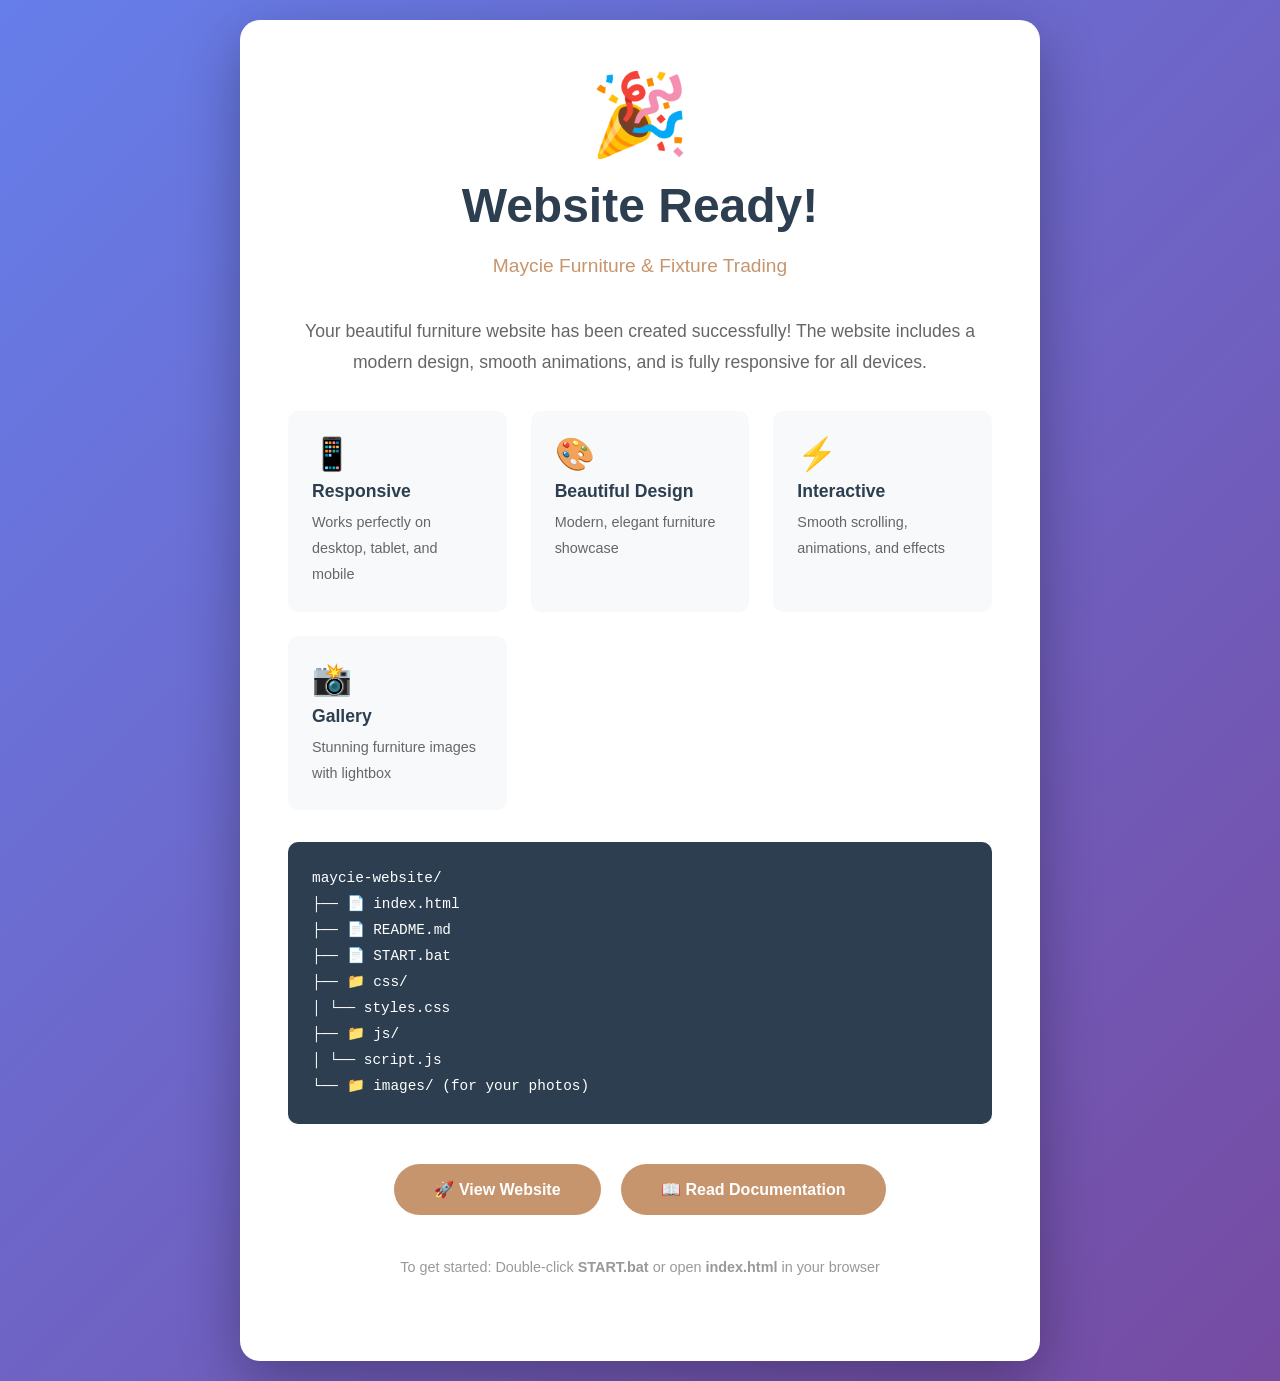
<file: PREVIEW.html>
<!DOCTYPE html>
<html lang="en">
<head>
    <meta charset="UTF-8">
    <meta name="viewport" content="width=device-width, initial-scale=1.0">
    <title>Maycie Website Preview</title>
    <style>
        * {
            margin: 0;
            padding: 0;
            box-sizing: border-box;
        }
        
        body {
            font-family: 'Segoe UI', Tahoma, Geneva, Verdana, sans-serif;
            background: linear-gradient(135deg, #667eea 0%, #764ba2 100%);
            min-height: 100vh;
            display: flex;
            align-items: center;
            justify-content: center;
            padding: 20px;
        }
        
        .container {
            max-width: 800px;
            background: white;
            border-radius: 20px;
            box-shadow: 0 20px 60px rgba(0,0,0,0.3);
            padding: 3rem;
            text-align: center;
        }
        
        h1 {
            font-size: 3rem;
            color: #2c3e50;
            margin-bottom: 1rem;
            font-weight: 700;
        }
        
        .subtitle {
            font-size: 1.2rem;
            color: #c7956d;
            margin-bottom: 2rem;
            font-weight: 500;
        }
        
        .success-icon {
            font-size: 5rem;
            margin-bottom: 1rem;
        }
        
        p {
            font-size: 1.1rem;
            color: #666;
            line-height: 1.8;
            margin-bottom: 2rem;
        }
        
        .btn {
            display: inline-block;
            padding: 1rem 2.5rem;
            background: #c7956d;
            color: white;
            text-decoration: none;
            border-radius: 50px;
            font-weight: 600;
            transition: all 0.3s ease;
            margin: 0.5rem;
            font-size: 1rem;
        }
        
        .btn:hover {
            background: #2c3e50;
            transform: translateY(-3px);
            box-shadow: 0 10px 20px rgba(0,0,0,0.2);
        }
        
        .features {
            display: grid;
            grid-template-columns: repeat(auto-fit, minmax(200px, 1fr));
            gap: 1.5rem;
            margin: 2rem 0;
            text-align: left;
        }
        
        .feature {
            padding: 1.5rem;
            background: #f8f9fa;
            border-radius: 10px;
        }
        
        .feature-icon {
            font-size: 2rem;
            margin-bottom: 0.5rem;
        }
        
        .feature h3 {
            color: #2c3e50;
            margin-bottom: 0.5rem;
            font-size: 1.1rem;
        }
        
        .feature p {
            font-size: 0.9rem;
            margin: 0;
        }
        
        .file-structure {
            background: #2c3e50;
            color: #fff;
            padding: 1.5rem;
            border-radius: 10px;
            text-align: left;
            font-family: 'Courier New', monospace;
            margin: 2rem 0;
            font-size: 0.9rem;
            line-height: 1.8;
        }
    </style>
</head>
<body>
    <div class="container">
        <div class="success-icon">🎉</div>
        <h1>Website Ready!</h1>
        <p class="subtitle">Maycie Furniture & Fixture Trading</p>
        
        <p>Your beautiful furniture website has been created successfully! The website includes a modern design, smooth animations, and is fully responsive for all devices.</p>
        
        <div class="features">
            <div class="feature">
                <div class="feature-icon">📱</div>
                <h3>Responsive</h3>
                <p>Works perfectly on desktop, tablet, and mobile</p>
            </div>
            <div class="feature">
                <div class="feature-icon">🎨</div>
                <h3>Beautiful Design</h3>
                <p>Modern, elegant furniture showcase</p>
            </div>
            <div class="feature">
                <div class="feature-icon">⚡</div>
                <h3>Interactive</h3>
                <p>Smooth scrolling, animations, and effects</p>
            </div>
            <div class="feature">
                <div class="feature-icon">📸</div>
                <h3>Gallery</h3>
                <p>Stunning furniture images with lightbox</p>
            </div>
        </div>
        
        <div class="file-structure">
maycie-website/<br>
├── 📄 index.html<br>
├── 📄 README.md<br>
├── 📄 START.bat<br>
├── 📁 css/<br>
│   └── styles.css<br>
├── 📁 js/<br>
│   └── script.js<br>
└── 📁 images/ (for your photos)
        </div>
        
        <a href="index.html" class="btn">🚀 View Website</a>
        <a href="README.md" class="btn" target="_blank">📖 Read Documentation</a>
        
        <p style="margin-top: 2rem; font-size: 0.9rem; color: #999;">
            To get started: Double-click <strong>START.bat</strong> or open <strong>index.html</strong> in your browser
        </p>
    </div>
</body>
</html>
</file>
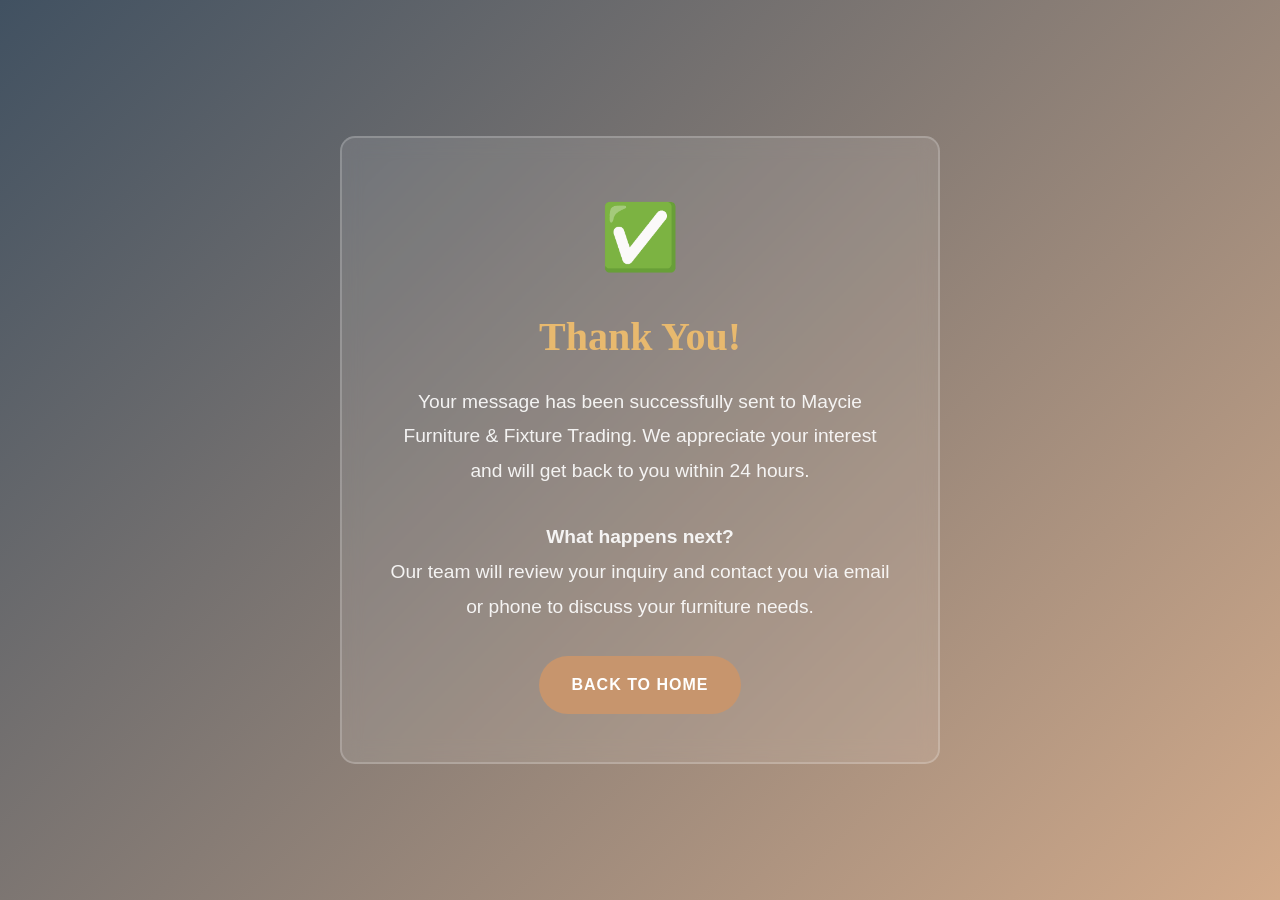
<file: thank-you.html>
<!DOCTYPE html>
<html lang="en">
<head>
    <meta charset="UTF-8">
    <meta name="viewport" content="width=device-width, initial-scale=1.0">
    <title>Thank You - Maycie Furniture & Fixture Trading</title>
    <link rel="stylesheet" href="css/styles.css">
    <style>
        .thank-you-container {
            min-height: 100vh;
            display: flex;
            align-items: center;
            justify-content: center;
            background: linear-gradient(135deg, rgba(44, 62, 80, 0.9), rgba(199, 149, 109, 0.8));
            color: white;
            text-align: center;
            padding: 2rem;
        }
        .thank-you-content {
            max-width: 600px;
            background: rgba(255, 255, 255, 0.1);
            backdrop-filter: blur(10px);
            border: 2px solid rgba(255, 255, 255, 0.2);
            border-radius: 15px;
            padding: 3rem;
        }
        .thank-you-icon {
            font-size: 4rem;
            margin-bottom: 1rem;
            color: var(--accent-color);
        }
        .thank-you-title {
            font-family: var(--font-secondary);
            font-size: 2.5rem;
            margin-bottom: 1rem;
            color: var(--accent-color);
        }
        .thank-you-message {
            font-size: 1.2rem;
            line-height: 1.8;
            margin-bottom: 2rem;
            opacity: 0.9;
        }
        .back-home {
            display: inline-block;
            padding: 1rem 2rem;
            background: var(--secondary-color);
            color: white;
            text-decoration: none;
            border-radius: 50px;
            font-weight: 600;
            transition: all 0.3s ease;
            text-transform: uppercase;
            letter-spacing: 1px;
        }
        .back-home:hover {
            background: var(--accent-color);
            transform: translateY(-3px);
            box-shadow: 0 10px 30px rgba(0,0,0,0.3);
        }
    </style>
</head>
<body>
    <div class="thank-you-container">
        <div class="thank-you-content">
            <div class="thank-you-icon">✅</div>
            <h1 class="thank-you-title">Thank You!</h1>
            <p class="thank-you-message">
                Your message has been successfully sent to Maycie Furniture & Fixture Trading. 
                We appreciate your interest and will get back to you within 24 hours.
            </p>
            <p class="thank-you-message">
                <strong>What happens next?</strong><br>
                Our team will review your inquiry and contact you via email or phone to discuss your furniture needs.
            </p>
            <a href="index.html" class="back-home">Back to Home</a>
        </div>
    </div>

    <script>
        // Auto redirect after 10 seconds
        setTimeout(() => {
            window.location.href = 'index.html';
        }, 10000);
    </script>
</body>
</html>
</file>
<file: css/styles.css>
/* ===================================
   CSS Variables & Reset
   =================================== */
:root {
    --primary-color: #2c3e50;
    --secondary-color: #c7956d;
    --accent-color: #e8b96e;
    --text-dark: #1a1a1a;
    --text-light: #666666;
    --bg-light: #f8f9fa;
    --white: #ffffff;
    --shadow-sm: 0 2px 10px rgba(0, 0, 0, 0.1);
    --shadow-md: 0 5px 20px rgba(0, 0, 0, 0.15);
    --shadow-lg: 0 10px 40px rgba(0, 0, 0, 0.2);
    --transition: all 0.3s ease;
    --font-primary: 'Poppins', sans-serif;
    --font-secondary: 'Playfair Display', serif;
}

* {
    margin: 0;
    padding: 0;
    box-sizing: border-box;
}

html {
    scroll-behavior: smooth;
}

body {
    font-family: var(--font-primary);
    color: var(--text-dark);
    line-height: 1.6;
    overflow-x: hidden;
}

img {
    max-width: 100%;
    height: auto;
    display: block;
}

a {
    text-decoration: none;
    color: inherit;
}

/* ===================================
   Container & Layout
   =================================== */
.container {
    max-width: 1200px;
    margin: 0 auto;
    padding: 0 20px;
}

/* ===================================
   Navigation Bar
   =================================== */
.navbar {
    position: fixed;
    top: 0;
    left: 0;
    width: 100%;
    background: rgba(255, 255, 255, 0.98);
    box-shadow: var(--shadow-sm);
    z-index: 1000;
    transition: var(--transition);
}

.navbar.scrolled {
    box-shadow: var(--shadow-md);
}

.nav-wrapper {
    display: flex;
    justify-content: space-between;
    align-items: center;
    padding: 1rem 0;
}

.logo h1 {
    font-family: var(--font-secondary);
    font-size: 2rem;
    font-weight: 700;
    color: var(--primary-color);
    letter-spacing: 2px;
    margin-bottom: 0;
}

.logo span {
    font-size: 0.75rem;
    color: var(--secondary-color);
    font-weight: 400;
    letter-spacing: 1px;
    text-transform: uppercase;
}

.nav-links {
    display: flex;
    gap: 2rem;
    align-items: center;
}

.nav-link {
    font-weight: 500;
    color: var(--text-dark);
    transition: var(--transition);
    position: relative;
    padding: 0.5rem 0;
}

.nav-link::after {
    content: '';
    position: absolute;
    bottom: 0;
    left: 0;
    width: 0;
    height: 2px;
    background: var(--secondary-color);
    transition: var(--transition);
}

.nav-link:hover::after,
.nav-link.active::after {
    width: 100%;
}

.nav-link:hover,
.nav-link.active {
    color: var(--secondary-color);
}

.hamburger {
    display: none;
    flex-direction: column;
    gap: 5px;
    cursor: pointer;
    z-index: 1001;
}

.hamburger span {
    width: 30px;
    height: 3px;
    background: var(--primary-color);
    transition: var(--transition);
}

.hamburger.active span:nth-child(1) {
    transform: rotate(45deg) translate(8px, 8px);
}

.hamburger.active span:nth-child(2) {
    opacity: 0;
}

.hamburger.active span:nth-child(3) {
    transform: rotate(-45deg) translate(7px, -7px);
}

/* ===================================
   Hero Section
   =================================== */
.hero {
    min-height: 100vh;
    background: linear-gradient(135deg, rgba(44, 62, 80, 0.9), rgba(199, 149, 109, 0.8)),
                url('https://images.unsplash.com/photo-1618221195710-dd6b41faaea6?w=1600&q=80');
    background-size: cover;
    background-position: center;
    background-attachment: fixed;
    display: flex;
    align-items: center;
    justify-content: center;
    position: relative;
    text-align: center;
    color: var(--white);
    padding-top: 80px;
}

.hero-content {
    z-index: 2;
    animation: fadeInUp 1s ease;
}

.hero-subtitle {
    font-size: 1.2rem;
    font-weight: 300;
    letter-spacing: 3px;
    text-transform: uppercase;
    margin-bottom: 1rem;
    animation: fadeInUp 1s ease 0.2s both;
}

.hero-title {
    font-family: var(--font-secondary);
    font-size: 4rem;
    font-weight: 700;
    margin-bottom: 1.5rem;
    line-height: 1.2;
    animation: fadeInUp 1s ease 0.4s both;
}

.hero-description {
    font-size: 1.3rem;
    font-weight: 300;
    max-width: 700px;
    margin: 0 auto 2.5rem;
    animation: fadeInUp 1s ease 0.6s both;
}

.hero-buttons {
    display: flex;
    gap: 1.5rem;
    justify-content: center;
    flex-wrap: wrap;
    animation: fadeInUp 1s ease 0.8s both;
}

.scroll-indicator {
    position: absolute;
    bottom: 40px;
    left: 50%;
    transform: translateX(-50%);
    animation: bounce 2s infinite;
}

.mouse {
    width: 30px;
    height: 50px;
    border: 2px solid var(--white);
    border-radius: 20px;
    position: relative;
}

.mouse::after {
    content: '';
    width: 6px;
    height: 10px;
    background: var(--white);
    border-radius: 3px;
    position: absolute;
    top: 10px;
    left: 50%;
    transform: translateX(-50%);
    animation: scroll 2s infinite;
}

/* ===================================
   Buttons
   =================================== */
.btn {
    display: inline-block;
    padding: 1rem 2.5rem;
    font-size: 1rem;
    font-weight: 600;
    text-transform: uppercase;
    letter-spacing: 1px;
    border-radius: 50px;
    transition: var(--transition);
    cursor: pointer;
    border: 2px solid transparent;
}

.btn-primary {
    background: var(--secondary-color);
    color: var(--white);
    border-color: var(--secondary-color);
}

.btn-primary:hover {
    background: transparent;
    color: var(--white);
    border-color: var(--white);
    transform: translateY(-3px);
    box-shadow: var(--shadow-md);
}

.btn-secondary {
    background: transparent;
    color: var(--white);
    border-color: var(--white);
}

.btn-secondary:hover {
    background: var(--white);
    color: var(--secondary-color);
    transform: translateY(-3px);
    box-shadow: var(--shadow-md);
}

.btn-full {
    width: 100%;
}

/* ===================================
   Section Styling
   =================================== */
section {
    padding: 6rem 0;
}

.section-header {
    text-align: center;
    margin-bottom: 4rem;
}

.section-subtitle {
    font-size: 0.9rem;
    font-weight: 600;
    letter-spacing: 2px;
    text-transform: uppercase;
    color: var(--secondary-color);
    margin-bottom: 0.5rem;
    display: block;
}

.section-title {
    font-family: var(--font-secondary);
    font-size: 3rem;
    font-weight: 700;
    color: var(--primary-color);
    margin-bottom: 1rem;
}

.section-divider {
    width: 80px;
    height: 4px;
    background: var(--secondary-color);
    margin: 1rem auto 0;
    border-radius: 2px;
}

/* ===================================
   About Section
   =================================== */
.about {
    background: var(--bg-light);
}

.about-content {
    display: grid;
    grid-template-columns: 1fr 1fr;
    gap: 4rem;
    align-items: center;
}

.about-text h3 {
    font-family: var(--font-secondary);
    font-size: 2rem;
    color: var(--primary-color);
    margin-bottom: 1.5rem;
}

.about-text p {
    font-size: 1.1rem;
    color: var(--text-light);
    margin-bottom: 1.5rem;
    line-height: 1.8;
}

.about-features {
    margin-top: 2rem;
    display: flex;
    flex-direction: column;
    gap: 1.5rem;
}

.feature {
    display: flex;
    gap: 1rem;
    align-items: flex-start;
}

.feature-icon {
    width: 40px;
    height: 40px;
    background: var(--secondary-color);
    color: var(--white);
    border-radius: 50%;
    display: flex;
    align-items: center;
    justify-content: center;
    font-weight: bold;
    flex-shrink: 0;
}

.feature-text h4 {
    font-size: 1.2rem;
    color: var(--primary-color);
    margin-bottom: 0.5rem;
}

.feature-text p {
    color: var(--text-light);
    margin: 0;
}

.about-image {
    position: relative;
    border-radius: 10px;
    overflow: hidden;
    box-shadow: var(--shadow-md);
}

.about-image img {
    width: 100%;
    height: 100%;
    object-fit: cover;
    transition: var(--transition);
}

.about-image:hover img {
    transform: scale(1.05);
}

.about-badge {
    position: absolute;
    bottom: 30px;
    right: 30px;
    background: var(--secondary-color);
    color: var(--white);
    padding: 2rem;
    border-radius: 10px;
    text-align: center;
    box-shadow: var(--shadow-lg);
}

.badge-number {
    font-size: 2.5rem;
    font-weight: 700;
    display: block;
    margin-bottom: 0.5rem;
}

.badge-text {
    font-size: 0.9rem;
    text-transform: uppercase;
    letter-spacing: 1px;
}

/* ===================================
   Products Section
   =================================== */
.products {
    background: var(--white);
}

/* ===================================
   Mission & Vision Section
   =================================== */
.mission-vision {
    background: linear-gradient(135deg, rgba(44, 62, 80, 0.95), rgba(199, 149, 109, 0.95)),
                url('https://images.unsplash.com/photo-1497366216548-37526070297c?w=1600&q=80');
    background-size: cover;
    background-position: center;
    background-attachment: fixed;
    color: var(--white);
    padding: 6rem 0;
}

.mission-vision .section-subtitle,
.mission-vision .section-title,
.mission-vision .section-divider {
    color: var(--white);
    background: var(--accent-color);
}

.mission-vision-content {
    display: grid;
    grid-template-columns: repeat(2, 1fr);
    gap: 3rem;
    margin-bottom: 4rem;
}

.mission-card,
.vision-card {
    background: rgba(255, 255, 255, 0.1);
    backdrop-filter: blur(10px);
    border: 2px solid rgba(255, 255, 255, 0.2);
    border-radius: 15px;
    padding: 3rem;
    transition: var(--transition);
}

.mission-card:hover,
.vision-card:hover {
    background: rgba(255, 255, 255, 0.15);
    transform: translateY(-10px);
    box-shadow: 0 20px 40px rgba(0, 0, 0, 0.3);
}

.mv-icon {
    width: 80px;
    height: 80px;
    background: var(--secondary-color);
    border-radius: 50%;
    display: flex;
    align-items: center;
    justify-content: center;
    margin-bottom: 2rem;
    box-shadow: var(--shadow-md);
}

.mv-icon svg {
    width: 40px;
    height: 40px;
    color: var(--white);
}

.mission-card h3,
.vision-card h3 {
    font-family: var(--font-secondary);
    font-size: 2rem;
    margin-bottom: 1.5rem;
    color: var(--accent-color);
}

.mission-card p,
.vision-card p {
    font-size: 1.1rem;
    line-height: 1.8;
    margin-bottom: 2rem;
    color: rgba(255, 255, 255, 0.9);
}

.mv-features {
    display: flex;
    flex-direction: column;
    gap: 1rem;
}

.mv-feature-item {
    display: flex;
    align-items: center;
    gap: 1rem;
    font-size: 1rem;
    color: var(--white);
}

.feature-check {
    width: 30px;
    height: 30px;
    background: var(--accent-color);
    border-radius: 50%;
    display: flex;
    align-items: center;
    justify-content: center;
    font-weight: bold;
    font-size: 1.2rem;
    flex-shrink: 0;
}

/* Core Values */
.core-values {
    background: rgba(255, 255, 255, 0.1);
    backdrop-filter: blur(10px);
    border: 2px solid rgba(255, 255, 255, 0.2);
    border-radius: 15px;
    padding: 3rem;
}

.values-title {
    font-family: var(--font-secondary);
    font-size: 2.5rem;
    text-align: center;
    color: var(--accent-color);
    margin-bottom: 3rem;
}

.values-grid {
    display: grid;
    grid-template-columns: repeat(auto-fit, minmax(180px, 1fr));
    gap: 2rem;
}

.value-item {
    text-align: center;
    padding: 2rem 1rem;
    background: rgba(255, 255, 255, 0.05);
    border-radius: 10px;
    transition: var(--transition);
}

.value-item:hover {
    background: rgba(255, 255, 255, 0.15);
    transform: translateY(-5px);
}

.value-icon {
    font-size: 3rem;
    margin-bottom: 1rem;
}

.value-item h4 {
    font-size: 1.3rem;
    color: var(--accent-color);
    margin-bottom: 0.5rem;
    font-weight: 600;
}

.value-item p {
    font-size: 0.95rem;
    color: rgba(255, 255, 255, 0.8);
    margin: 0;
}

/* ===================================
   Products Section
   =================================== */

.products-grid {
    display: grid;
    grid-template-columns: repeat(auto-fit, minmax(350px, 1fr));
    gap: 2rem;
}

.product-card {
    background: var(--white);
    border-radius: 10px;
    overflow: hidden;
    box-shadow: var(--shadow-sm);
    transition: var(--transition);
}

.product-card:hover {
    transform: translateY(-10px);
    box-shadow: var(--shadow-lg);
}

.product-image {
    position: relative;
    overflow: hidden;
    height: 300px;
}

.product-image img {
    width: 100%;
    height: 100%;
    object-fit: cover;
    transition: var(--transition);
}

.product-card:hover .product-image img {
    transform: scale(1.1);
}

.product-overlay {
    position: absolute;
    top: 0;
    left: 0;
    width: 100%;
    height: 100%;
    background: rgba(44, 62, 80, 0.9);
    display: flex;
    align-items: center;
    justify-content: center;
    opacity: 0;
    transition: var(--transition);
}

.product-card:hover .product-overlay {
    opacity: 1;
}

.btn-view {
    padding: 0.8rem 2rem;
    background: var(--secondary-color);
    color: var(--white);
    border: none;
    border-radius: 50px;
    font-weight: 600;
    cursor: pointer;
    transition: var(--transition);
    text-transform: uppercase;
    letter-spacing: 1px;
}

.btn-view:hover {
    background: var(--accent-color);
    transform: scale(1.05);
}

.product-info {
    padding: 2rem;
}

.product-info h3 {
    font-family: var(--font-secondary);
    font-size: 1.5rem;
    color: var(--primary-color);
    margin-bottom: 1rem;
}

.product-info p {
    color: var(--text-light);
    line-height: 1.6;
}

/* ===================================
   Gallery Section
   =================================== */
.gallery {
    background: var(--bg-light);
}

.gallery-grid {
    display: grid;
    grid-template-columns: repeat(auto-fit, minmax(300px, 1fr));
    gap: 1.5rem;
    grid-auto-rows: 300px;
}

.gallery-item {
    position: relative;
    overflow: hidden;
    border-radius: 10px;
    box-shadow: var(--shadow-sm);
    cursor: pointer;
}

.gallery-item.tall {
    grid-row: span 2;
}

.gallery-item.wide {
    grid-column: span 2;
}

.gallery-item img {
    width: 100%;
    height: 100%;
    object-fit: cover;
    transition: var(--transition);
}

.gallery-item:hover img {
    transform: scale(1.1);
}

.gallery-overlay {
    position: absolute;
    bottom: 0;
    left: 0;
    width: 100%;
    padding: 2rem;
    background: linear-gradient(to top, rgba(0, 0, 0, 0.8), transparent);
    color: var(--white);
    font-size: 1.2rem;
    font-weight: 600;
    transform: translateY(100%);
    transition: var(--transition);
}

.gallery-item:hover .gallery-overlay {
    transform: translateY(0);
}

/* ===================================
   Testimonials Section
   =================================== */
.testimonials {
    background: var(--white);
}

.testimonials-grid {
    display: grid;
    grid-template-columns: repeat(auto-fit, minmax(300px, 1fr));
    gap: 2rem;
}

.testimonial-card {
    background: var(--bg-light);
    padding: 2.5rem;
    border-radius: 10px;
    box-shadow: var(--shadow-sm);
    transition: var(--transition);
    position: relative;
}

.testimonial-card:hover {
    transform: translateY(-5px);
    box-shadow: var(--shadow-md);
}

.quote-icon {
    font-size: 4rem;
    color: var(--secondary-color);
    opacity: 0.3;
    line-height: 1;
    margin-bottom: 1rem;
}

.testimonial-text {
    font-size: 1.1rem;
    color: var(--text-light);
    font-style: italic;
    line-height: 1.8;
    margin-bottom: 2rem;
}

.testimonial-author h4 {
    font-size: 1.2rem;
    color: var(--primary-color);
    margin-bottom: 0.3rem;
}

.testimonial-author span {
    color: var(--secondary-color);
    font-size: 0.9rem;
    font-weight: 500;
}

/* ===================================
   Contact Section
   =================================== */
.contact {
    background: var(--bg-light);
}

.contact-content {
    display: grid;
    grid-template-columns: 1fr 1fr;
    gap: 4rem;
}

.contact-info h3 {
    font-family: var(--font-secondary);
    font-size: 2rem;
    color: var(--primary-color);
    margin-bottom: 1rem;
}

.contact-info > p {
    font-size: 1.1rem;
    color: var(--text-light);
    margin-bottom: 2rem;
    line-height: 1.8;
}

.contact-details {
    display: flex;
    flex-direction: column;
    gap: 2rem;
}

.contact-item {
    display: flex;
    gap: 1.5rem;
    align-items: flex-start;
}

.contact-icon {
    font-size: 2rem;
    color: var(--secondary-color);
    flex-shrink: 0;
}

.contact-text h4 {
    font-size: 1.2rem;
    color: var(--primary-color);
    margin-bottom: 0.5rem;
}

.contact-text p {
    color: var(--text-light);
    line-height: 1.6;
    margin: 0;
}

.contact-form {
    background: var(--white);
    padding: 2.5rem;
    border-radius: 10px;
    box-shadow: var(--shadow-sm);
}

.form-group {
    margin-bottom: 1.5rem;
}

.form-group input,
.form-group select,
.form-group textarea {
    width: 100%;
    padding: 1rem;
    border: 2px solid #e0e0e0;
    border-radius: 5px;
    font-family: var(--font-primary);
    font-size: 1rem;
    transition: var(--transition);
}

.form-group input:focus,
.form-group select:focus,
.form-group textarea:focus {
    outline: none;
    border-color: var(--secondary-color);
}

.form-group textarea {
    resize: vertical;
}

/* ===================================
   Footer
   =================================== */
.footer {
    background: var(--primary-color);
    color: var(--white);
    padding: 3rem 0 1rem;
}

.footer-content {
    display: grid;
    grid-template-columns: repeat(auto-fit, minmax(250px, 1fr));
    gap: 3rem;
    margin-bottom: 2rem;
}

.footer-logo h3 {
    font-family: var(--font-secondary);
    font-size: 1.8rem;
    margin-bottom: 0.5rem;
    letter-spacing: 2px;
}

.footer-logo p {
    font-size: 0.75rem;
    color: var(--secondary-color);
    text-transform: uppercase;
    letter-spacing: 1px;
    margin-bottom: 1rem;
}

.footer-description {
    color: rgba(255, 255, 255, 0.8);
    line-height: 1.8;
}

.footer-column h4 {
    font-size: 1.2rem;
    margin-bottom: 1.5rem;
    color: var(--accent-color);
}

.footer-links {
    list-style: none;
    display: flex;
    flex-direction: column;
    gap: 0.8rem;
}

.footer-links a {
    color: rgba(255, 255, 255, 0.8);
    transition: var(--transition);
}

.footer-links a:hover {
    color: var(--secondary-color);
    padding-left: 5px;
}

.social-links {
    display: flex;
    flex-direction: column;
    gap: 0.8rem;
}

.social-link {
    color: rgba(255, 255, 255, 0.8);
    transition: var(--transition);
}

.social-link:hover {
    color: var(--secondary-color);
}

.footer-bottom {
    text-align: center;
    padding-top: 2rem;
    border-top: 1px solid rgba(255, 255, 255, 0.1);
    color: rgba(255, 255, 255, 0.6);
}

/* ===================================
   Back to Top Button
   =================================== */
.back-to-top {
    position: fixed;
    bottom: 30px;
    right: 30px;
    width: 50px;
    height: 50px;
    background: var(--secondary-color);
    color: var(--white);
    border: none;
    border-radius: 50%;
    font-size: 1.5rem;
    cursor: pointer;
    opacity: 0;
    visibility: hidden;
    transition: var(--transition);
    z-index: 999;
    box-shadow: var(--shadow-md);
}

.back-to-top.visible {
    opacity: 1;
    visibility: visible;
}

.back-to-top:hover {
    background: var(--primary-color);
    transform: translateY(-5px);
}

/* ===================================
   Product Details Modal
   =================================== */
.product-modal {
    display: none;
    position: fixed;
    top: 0;
    left: 0;
    width: 100%;
    height: 100%;
    background: rgba(0, 0, 0, 0.9);
    z-index: 10000;
    overflow-y: auto;
    animation: fadeIn 0.3s ease;
}

.product-modal.active {
    display: flex;
    align-items: center;
    justify-content: center;
    padding: 2rem;
}

.modal-content {
    background: var(--white);
    border-radius: 15px;
    max-width: 1000px;
    width: 100%;
    max-height: 90vh;
    position: relative;
    animation: slideUp 0.4s ease;
    box-shadow: var(--shadow-lg);
    overflow: hidden;
    display: flex;
    flex-direction: column;
}

.modal-close {
    position: absolute;
    top: 20px;
    right: 25px;
    font-size: 3rem;
    color: var(--text-dark);
    cursor: pointer;
    z-index: 10001;
    transition: var(--transition);
    width: 40px;
    height: 40px;
    display: flex;
    align-items: center;
    justify-content: center;
    border-radius: 50%;
    line-height: 1;
}

.modal-close:hover {
    background: var(--bg-light);
    transform: rotate(90deg);
    color: var(--secondary-color);
}

.modal-body {
    display: grid;
    grid-template-columns: 1fr 1fr;
    gap: 0;
    overflow-y: auto;
    overflow-x: hidden;
}

.modal-image {
    border-radius: 15px 0 0 15px;
    overflow: hidden;
    height: 100%;
    min-height: 400px;
    max-height: 90vh;
    position: sticky;
    top: 0;
}

.modal-image img {
    width: 100%;
    height: 100%;
    object-fit: cover;
}

.modal-details {
    padding: 3rem;
    display: flex;
    flex-direction: column;
    overflow-y: auto;
}

/* Custom scrollbar for modal */
.modal-details::-webkit-scrollbar {
    width: 8px;
}

.modal-details::-webkit-scrollbar-track {
    background: var(--bg-light);
    border-radius: 10px;
}

.modal-details::-webkit-scrollbar-thumb {
    background: var(--secondary-color);
    border-radius: 10px;
}

.modal-details::-webkit-scrollbar-thumb:hover {
    background: var(--primary-color);
}

.modal-body::-webkit-scrollbar {
    width: 10px;
}

.modal-body::-webkit-scrollbar-track {
    background: var(--bg-light);
}

.modal-body::-webkit-scrollbar-thumb {
    background: var(--secondary-color);
    border-radius: 10px;
}

.modal-body::-webkit-scrollbar-thumb:hover {
    background: var(--primary-color);
}

.modal-details h2 {
    font-family: var(--font-secondary);
    font-size: 2.5rem;
    color: var(--primary-color);
    margin-bottom: 1rem;
    padding-right: 2rem;
}

.modal-details > p {
    font-size: 1.1rem;
    color: var(--text-light);
    line-height: 1.8;
    margin-bottom: 2rem;
}

.modal-features,
.modal-materials {
    margin-bottom: 2rem;
}

.modal-features h3,
.modal-materials h3 {
    font-size: 1.3rem;
    color: var(--primary-color);
    margin-bottom: 1rem;
    font-weight: 600;
}

.modal-features ul {
    list-style: none;
    padding: 0;
}

.modal-features li {
    padding: 0.7rem 0;
    padding-left: 2rem;
    color: var(--text-light);
    position: relative;
    line-height: 1.6;
}

.modal-features li::before {
    content: '✓';
    position: absolute;
    left: 0;
    color: var(--secondary-color);
    font-weight: bold;
    font-size: 1.2rem;
}

.modal-materials p {
    color: var(--text-light);
    line-height: 1.8;
    font-size: 1rem;
}

.modal-actions {
    display: flex;
    gap: 1rem;
    margin-top: 2rem;
}

.modal-actions .btn {
    flex: 1;
    text-align: center;
    padding: 1rem 1.5rem;
}

@keyframes slideUp {
    from {
        opacity: 0;
        transform: translateY(50px);
    }
    to {
        opacity: 1;
        transform: translateY(0);
    }
}

/* ===================================
   Animations
   =================================== */
@keyframes fadeInUp {
    from {
        opacity: 0;
        transform: translateY(30px);
    }
    to {
        opacity: 1;
        transform: translateY(0);
    }
}

@keyframes bounce {
    0%, 20%, 50%, 80%, 100% {
        transform: translateX(-50%) translateY(0);
    }
    40% {
        transform: translateX(-50%) translateY(-10px);
    }
    60% {
        transform: translateX(-50%) translateY(-5px);
    }
}

@keyframes scroll {
    0% {
        opacity: 1;
        top: 10px;
    }
    100% {
        opacity: 0;
        top: 30px;
    }
}

/* ===================================
   Responsive Design
   =================================== */
@media (max-width: 968px) {
    .hero-title {
        font-size: 3rem;
    }
    
    .section-title {
        font-size: 2.5rem;
    }
    
    .about-content,
    .contact-content {
        grid-template-columns: 1fr;
        gap: 2rem;
    }
    
    .gallery-item.tall {
        grid-row: span 1;
    }
    
    .gallery-item.wide {
        grid-column: span 1;
    }
    
    .modal-body {
        grid-template-columns: 1fr;
        max-height: 80vh;
    }
    
    .modal-image {
        border-radius: 15px 15px 0 0;
        min-height: 250px;
        max-height: 300px;
        position: relative;
    }
    
    .modal-details {
        padding: 2rem;
        max-height: none;
    }
    
    .modal-details h2 {
        font-size: 2rem;
    }
    
    .modal-content {
        max-height: 85vh;
    }
    
    /* Mission & Vision responsive */
    .mission-vision-content {
        grid-template-columns: 1fr;
        gap: 2rem;
    }
    
    .values-grid {
        grid-template-columns: repeat(auto-fit, minmax(150px, 1fr));
    }
}

@media (max-width: 768px) {
    .nav-links {
        position: fixed;
        top: 0;
        right: -100%;
        width: 70%;
        height: 100vh;
        background: var(--white);
        flex-direction: column;
        justify-content: center;
        box-shadow: var(--shadow-lg);
        transition: var(--transition);
        z-index: 1000;
    }
    
    .nav-links.active {
        right: 0;
    }
    
    .hamburger {
        display: flex;
    }
    
    .hero-title {
        font-size: 2.5rem;
    }
    
    .hero-description {
        font-size: 1.1rem;
    }
    
    .hero-buttons {
        flex-direction: column;
    }
    
    .btn {
        width: 100%;
        text-align: center;
    }
    
    section {
        padding: 4rem 0;
    }
    
    .products-grid {
        grid-template-columns: 1fr;
    }
    
    .gallery-grid {
        grid-template-columns: 1fr;
    }
    
    .modal-actions {
        flex-direction: column;
    }
    
    .modal-actions .btn {
        width: 100%;
    }
    
    /* Mission & Vision mobile */
    .mission-card,
    .vision-card {
        padding: 2rem;
    }
    
    .values-title {
        font-size: 2rem;
    }
    
    .values-grid {
        grid-template-columns: repeat(2, 1fr);
        gap: 1.5rem;
    }
}

@media (max-width: 480px) {
    .hero-title {
        font-size: 2rem;
    }
    
    .section-title {
        font-size: 2rem;
    }
    
    .about-badge {
        padding: 1.5rem;
        bottom: 20px;
        right: 20px;
    }
    
    .badge-number {
        font-size: 2rem;
    }
    
    .back-to-top {
        width: 45px;
        height: 45px;
        bottom: 20px;
        right: 20px;
    }
    
    .modal-details h2 {
        font-size: 1.8rem;
    }
    
    .modal-details {
        padding: 1.5rem;
    }
    
    .modal-close {
        top: 10px;
        right: 10px;
        font-size: 2.5rem;
    }
    
    .modal-content {
        max-height: 90vh;
        margin: 1rem;
    }
    
    .modal-image {
        min-height: 200px;
        max-height: 250px;
    }
    
    .product-modal.active {
        padding: 0.5rem;
    }
    
    /* Mission & Vision mobile */
    .mission-card,
    .vision-card,
    .core-values {
        padding: 1.5rem;
    }
    
    .mv-icon {
        width: 60px;
        height: 60px;
    }
    
    .mv-icon svg {
        width: 30px;
        height: 30px;
    }
    
    .values-grid {
        grid-template-columns: 1fr;
    }
    
    .value-item {
        padding: 1.5rem 1rem;
    }
}


/* ===================================
   Product Modal Styles
   =================================== */
.product-modal {
    display: none;
    position: fixed;
    top: 0;
    left: 0;
    width: 100%;
    height: 100%;
    background: rgba(0, 0, 0, 0.9);
    z-index: 10000;
    overflow-y: auto;
    animation: fadeIn 0.3s ease;
}

.product-modal.active {
    display: flex;
    align-items: center;
    justify-content: center;
    padding: 20px;
}

.modal-content {
    position: relative;
    background: white;
    border-radius: 15px;
    max-width: 1100px;
    width: 100%;
    max-height: 90vh;
    overflow: hidden;
    box-shadow: 0 20px 60px rgba(0, 0, 0, 0.5);
    animation: slideUp 0.4s ease;
}

.modal-close {
    position: absolute;
    top: 20px;
    right: 20px;
    font-size: 2.5rem;
    color: var(--text-dark);
    cursor: pointer;
    z-index: 100;
    width: 40px;
    height: 40px;
    display: flex;
    align-items: center;
    justify-content: center;
    background: white;
    border-radius: 50%;
    box-shadow: var(--shadow-md);
    transition: var(--transition);
    -webkit-tap-highlight-color: transparent;
    touch-action: manipulation;
}

.modal-close:hover,
.modal-close:active {
    transform: rotate(90deg) scale(1.1);
    background: var(--secondary-color);
    color: white;
}

.modal-nav {
    position: absolute;
    top: 50%;
    transform: translateY(-50%);
    background: rgba(255, 255, 255, 0.95);
    border: none;
    width: 50px;
    height: 50px;
    border-radius: 50%;
    cursor: pointer;
    display: flex;
    align-items: center;
    justify-content: center;
    z-index: 100;
    transition: var(--transition);
    box-shadow: var(--shadow-md);
    -webkit-tap-highlight-color: transparent;
    touch-action: manipulation;
}

.modal-nav:hover,
.modal-nav:active {
    background: var(--secondary-color);
    color: white;
    transform: translateY(-50%) scale(1.1);
}

.modal-prev {
    left: 20px;
}

.modal-next {
    right: 20px;
}

.modal-body {
    display: grid;
    grid-template-columns: 1fr 1fr;
    gap: 0;
    max-height: 90vh;
    overflow: hidden;
}

.modal-image {
    background: var(--bg-light);
    display: flex;
    align-items: center;
    justify-content: center;
    padding: 40px;
    overflow: hidden;
}

.modal-image img {
    width: 100%;
    height: 100%;
    object-fit: cover;
    border-radius: 10px;
    max-height: 500px;
    box-shadow: var(--shadow-md);
}

.modal-details {
    padding: 40px;
    overflow-y: auto;
    max-height: 90vh;
}

.modal-details h2 {
    font-family: var(--font-secondary);
    font-size: 2rem;
    color: var(--primary-color);
    margin-bottom: 1rem;
}

.modal-details > p {
    color: var(--text-light);
    margin-bottom: 2rem;
    line-height: 1.8;
}

.modal-features,
.modal-materials {
    margin-bottom: 2rem;
}

.modal-features h3,
.modal-materials h3 {
    font-size: 1.3rem;
    color: var(--primary-color);
    margin-bottom: 1rem;
    font-weight: 600;
}

.modal-features ul {
    list-style: none;
    padding: 0;
}

.modal-features li {
    padding: 0.5rem 0;
    padding-left: 1.5rem;
    position: relative;
    color: var(--text-light);
}

.modal-features li:before {
    content: '✓';
    position: absolute;
    left: 0;
    color: var(--secondary-color);
    font-weight: bold;
}

.modal-materials p {
    color: var(--text-light);
    line-height: 1.8;
}

.modal-actions {
    display: flex;
    gap: 1rem;
    margin-top: 2rem;
}

.modal-actions .btn {
    flex: 1;
}

@keyframes slideUp {
    from {
        opacity: 0;
        transform: translateY(50px);
    }
    to {
        opacity: 1;
        transform: translateY(0);
    }
}

/* Responsive Modal */
@media (max-width: 768px) {
    .modal-body {
        grid-template-columns: 1fr;
    }
    
    .modal-image {
        padding: 20px;
        max-height: 300px;
    }
    
    .modal-image img {
        max-height: 250px;
    }
    
    .modal-details {
        padding: 20px;
    }
    
    .modal-nav {
        width: 40px;
        height: 40px;
    }
    
    .modal-prev {
        left: 10px;
    }
    
    .modal-next {
        right: 10px;
    }
    
    .modal-close {
        top: 10px;
        right: 10px;
        width: 35px;
        height: 35px;
        font-size: 2rem;
    }
    
    .modal-actions {
        flex-direction: column;
    }
}
</file>
